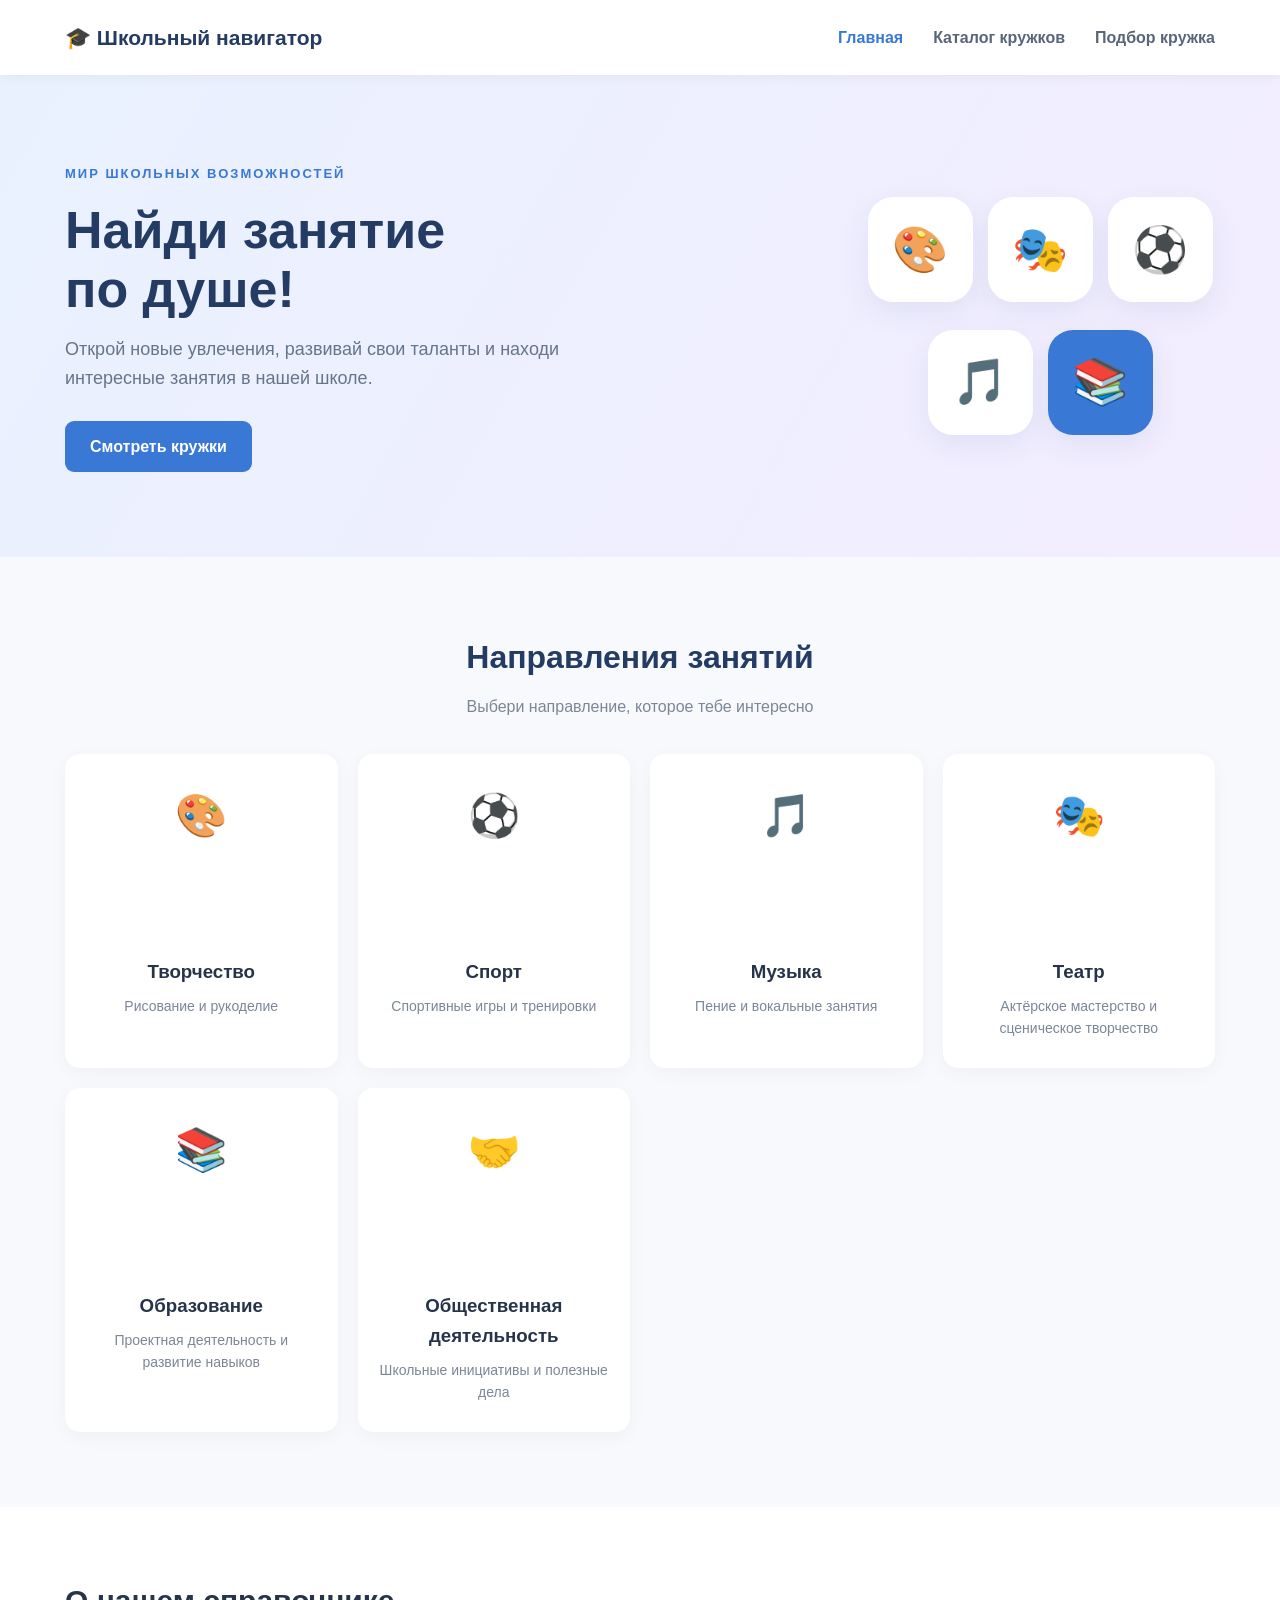
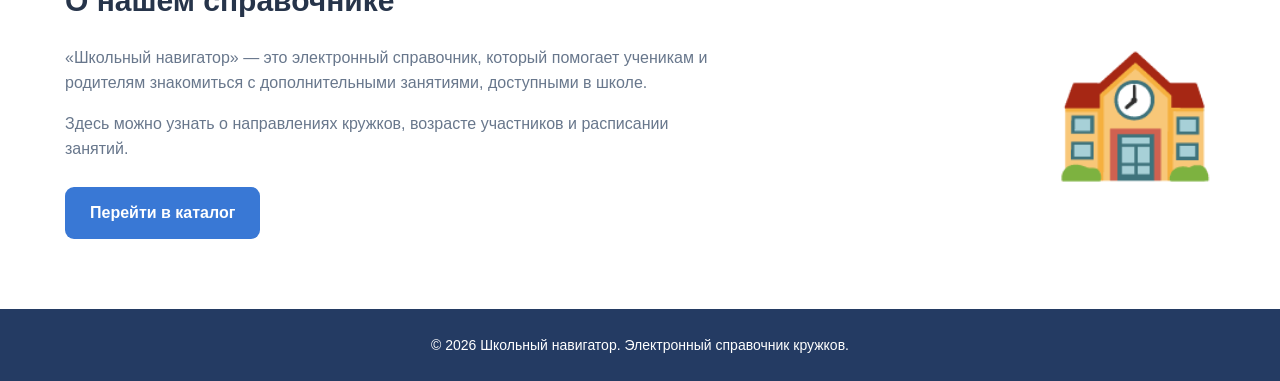
<file: index.html>
<!DOCTYPE html>
<html lang="ru">
<head>
    <meta charset="UTF-8">
    <meta name="viewport" content="width=device-width, initial-scale=1.0">
    <title>Школьный навигатор</title>
    <link rel="stylesheet" href="style.css">
</head>
<body>

    <header class="header">
        <div class="container nav">
            <a href="index.html" class="logo">🎓 Школьный навигатор</a>

            <nav>
                <a href="index.html" class="active">Главная</a>
                <a href="catalog.html">Каталог кружков</a>
                <a href="test.html">Подбор кружка</a>
            </nav>
        </div>
    </header>

    <main>
        <section class="hero">
            <div class="container hero-content">
                <div class="hero-text">
                    <span class="subtitle">МИР ШКОЛЬНЫХ ВОЗМОЖНОСТЕЙ</span>

                    <h1>Найди занятие<br>по душе!</h1>

                    <p>
                        Открой новые увлечения, развивай свои таланты
                        и находи интересные занятия в нашей школе.
                    </p>

                    <a href="catalog.html" class="btn">
                        Смотреть кружки
                    </a>
                </div>

                <div class="hero-image">
                    <div class="hero-icon">🎨</div>
                    <div class="hero-icon">🎭</div>
                    <div class="hero-icon">⚽</div>
                    <div class="hero-icon">🎵</div>
                    <div class="hero-center">📚</div>
                </div>
            </div>
        </section>

        <section class="categories">
            <div class="container">
                <h2 class="section-title">Направления занятий</h2>
                <p class="section-description">
                    Выбери направление, которое тебе интересно
                </p>

                <div class="category-grid">

                    <div class="category-card">
                        <div class="category-icon">🎨</div>
                        <h3>Творчество</h3>
                        <p>Рисование и рукоделие</p>
                    </div>

                    <div class="category-card">
                        <div class="category-icon">⚽</div>
                        <h3>Спорт</h3>
                        <p>Спортивные игры и тренировки</p>
                    </div>

                    <div class="category-card">
                        <div class="category-icon">🎵</div>
                        <h3>Музыка</h3>
                        <p>Пение и вокальные занятия</p>
                    </div>

                    <div class="category-card">
                        <div class="category-icon">🎭</div>
                        <h3>Театр</h3>
                        <p>Актёрское мастерство и сценическое творчество</p>
                    </div>

                    <div class="category-card">
                        <div class="category-icon">📚</div>
                        <h3>Образование</h3>
                        <p>Проектная деятельность и развитие навыков</p>
                    </div>

                    <div class="category-card">
                        <div class="category-icon">🤝</div>
                        <h3>Общественная деятельность</h3>
                        <p>Школьные инициативы и полезные дела</p>
                    </div>

                </div>
            </div>
        </section>

        <section class="about">
            <div class="container about-content">
                <div>
                    <h2>О нашем справочнике</h2>
                    <p>
                        «Школьный навигатор» — это электронный справочник,
                        который помогает ученикам и родителям знакомиться
                        с дополнительными занятиями, доступными в школе.
                    </p>
                    <p>
                        Здесь можно узнать о направлениях кружков,
                        возрасте участников и расписании занятий.
                    </p>
                    <a href="catalog.html" class="btn">
                        Перейти в каталог
                    </a>
                </div>
                <div class="about-emoji">🏫</div>
            </div>
        </section>
    </main>

    <footer class="footer">
        <div class="container">
            <p>© 2026 Школьный навигатор. Электронный справочник кружков.</p>
        </div>
    </footer>

</body>
</html>
</file>
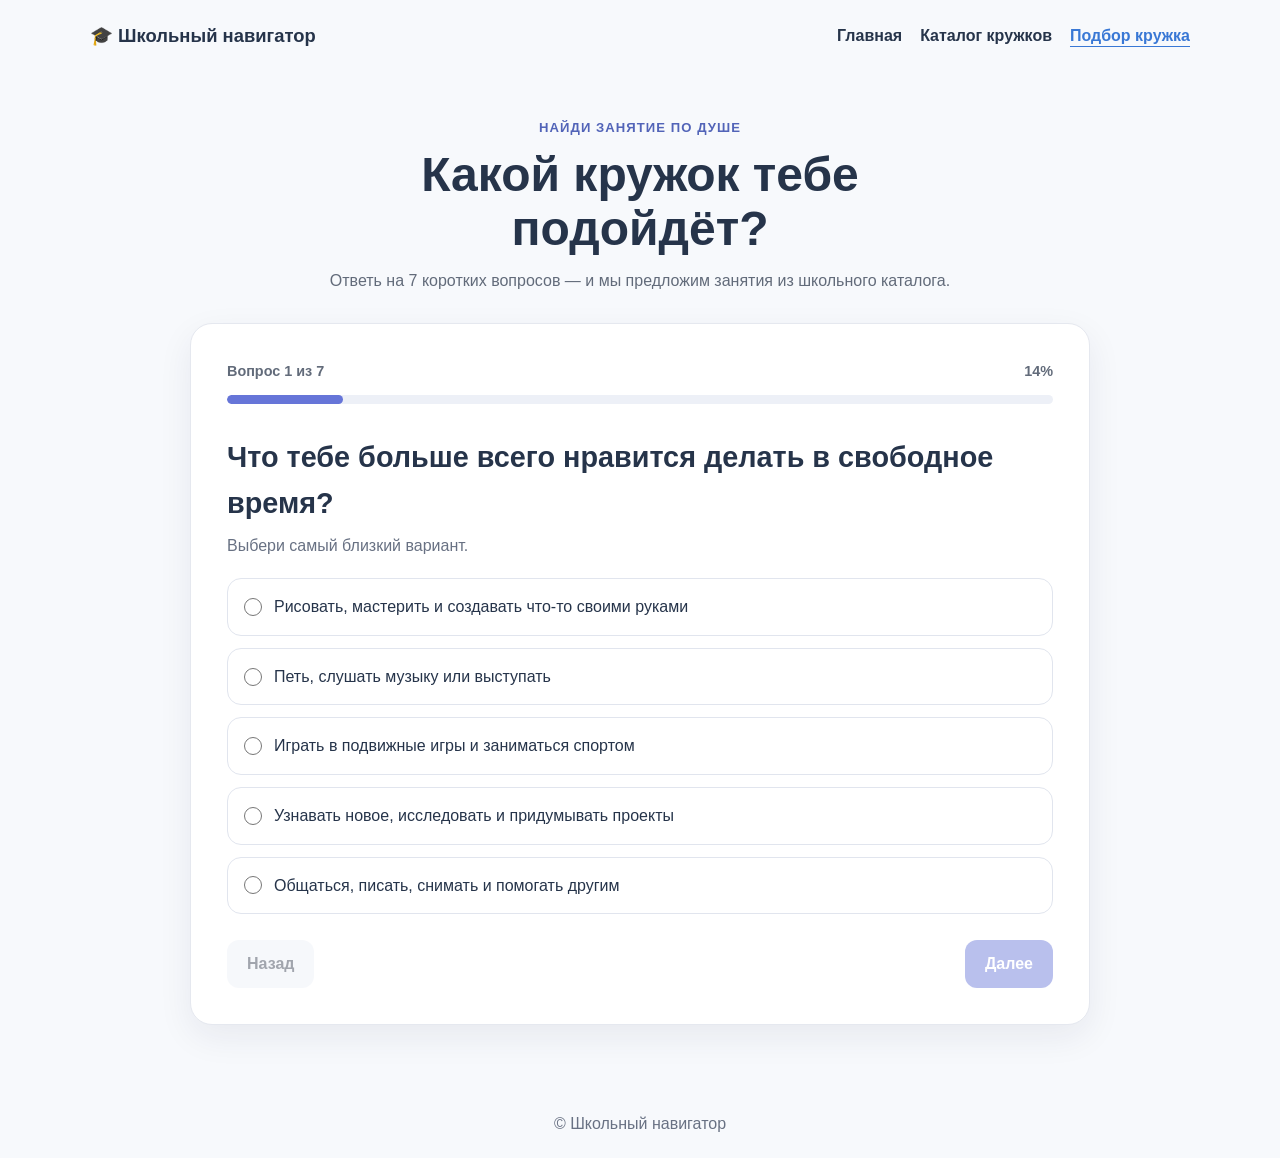
<file: test.html>
<!DOCTYPE html>
<html lang="ru">
<head>
  <meta charset="UTF-8">
  <meta name="viewport" content="width=device-width, initial-scale=1.0">
  <title>Подбор кружка — Школьный навигатор</title>
  <link rel="stylesheet" href="style.css">
  <link rel="stylesheet" href="test.css">
  <script src="test.js" defer></script>
</head>
<body>
  <header class="site-header">
    <div class="test-header-inner">
      <a class="test-logo" href="index.html">🎓 Школьный навигатор</a>
      <nav class="test-nav" aria-label="Основная навигация">
        <a href="index.html">Главная</a>
        <a href="catalog.html">Каталог кружков</a>
        <a class="active" href="test.html">Подбор кружка</a>
      </nav>
    </div>
  </header>
  <main class="test-main">
    <section class="test-intro">
      <span class="test-eyebrow">Найди занятие по душе</span>
      <h1>Какой кружок тебе подойдёт?</h1>
      <p>Ответь на 7 коротких вопросов — и мы предложим занятия из школьного каталога.</p>
    </section>
    <section class="quiz-panel" aria-live="polite">
      <div class="quiz-progress-row">
        <span id="questionCounter">Вопрос 1 из 7</span>
        <span id="progressPercent">14%</span>
      </div>
      <div class="quiz-progress-track"><div id="progressBar"></div></div>
      <div id="questionArea">
        <h2 id="questionTitle"></h2>
        <p id="questionHint" class="question-hint"></p>
        <div id="answers" class="answer-list"></div>
      </div>
      <div class="quiz-controls">
        <button type="button" id="backButton" class="quiz-button secondary" disabled>Назад</button>
        <button type="button" id="nextButton" class="quiz-button" disabled>Далее</button>
      </div>
    </section>
    <section id="resultArea" class="result-panel" hidden aria-live="polite">
      <span class="test-eyebrow">Твой результат</span>
      <h2>Вот что может тебе понравиться!</h2>
      <p id="resultDescription"></p>
      <div id="recommendations" class="recommendation-grid"></div>
      <div class="result-actions">
        <a class="quiz-button link-button" href="catalog.html">Открыть весь каталог</a>
        <button type="button" id="restartButton" class="quiz-button secondary">Пройти ещё раз</button>
      </div>
    </section>
  </main>
  <footer class="test-footer"><p>© Школьный навигатор</p></footer>
</body>
</html>
</file>
<file: style.css>
/* =====================================
   ШКОЛЬНЫЙ НАВИГАТОР
   УНИВЕРСАЛЬНЫЙ АДАПТИВНЫЙ ДИЗАЙН
===================================== */

/* 1. ОБЩИЕ НАСТРОЙКИ */

* {
    margin: 0;
    padding: 0;
    box-sizing: border-box;
}

html {
    width: 100%;
    scroll-behavior: smooth;
}

body {
    width: 100%;
    min-width: 320px;
    font-family: Arial, sans-serif;
    color: #26344a;
    background: #f7f9fc;
    line-height: 1.6;
    overflow-x: clip;
}

img {
    max-width: 100%;
}

a {
    text-decoration: none;
}

button,
input,
select {
    font: inherit;
}

.container {
    width: min(92%, 1150px);
    margin-inline: auto;
}

/* 2. ШАПКА САЙТА */

.header {
    width: 100%;
    background: white;
    box-shadow: 0 2px 12px rgba(0, 0, 0, 0.05);
    position: sticky;
    top: 0;
    z-index: 10;
}

.nav {
    min-height: 75px;
    display: flex;
    justify-content: space-between;
    align-items: center;
    gap: 20px;
    padding-block: 12px;
}

.logo {
    font-size: clamp(17px, 2vw, 21px);
    font-weight: bold;
    color: #243b63;
    overflow-wrap: anywhere;
}

nav {
    display: flex;
    align-items: center;
    justify-content: center;
    flex-wrap: wrap;
    gap: clamp(12px, 2.5vw, 30px);
}

nav a {
    color: #596579;
    font-weight: 600;
}

nav a:hover,
nav a.active {
    color: #3978d5;
}

/* 3. КНОПКИ */

.btn {
    display: inline-block;
    background: #3978d5;
    color: white;
    padding: 13px 25px;
    border-radius: 9px;
    font-weight: bold;
    text-align: center;
    transition: 0.3s;
}

.btn:hover {
    background: #245fb5;
    transform: translateY(-2px);
}

/* 4. ГЛАВНАЯ СТРАНИЦА */

.hero {
    background: linear-gradient(120deg, #e9f1ff, #f3edff);
    padding: clamp(45px, 8vw, 85px) 0;
    overflow: hidden;
}

.hero-content {
    display: flex;
    justify-content: space-between;
    align-items: center;
    gap: clamp(25px, 5vw, 50px);
    min-width: 0;
}

.hero-text {
    flex: 1 1 400px;
    min-width: 0;
    max-width: 580px;
}

.subtitle {
    color: #3978d5;
    font-size: 13px;
    font-weight: bold;
    letter-spacing: 2px;
}

.hero h1 {
    font-size: clamp(32px, 5vw, 52px);
    line-height: 1.15;
    margin: 15px 0;
    color: #243b63;
    overflow-wrap: break-word;
}

.hero-text p {
    font-size: clamp(16px, 2vw, 18px);
    color: #66758b;
    margin-bottom: 28px;
}

.hero-image {
    flex: 0 1 350px;
    width: 350px;
    max-width: 100%;
    min-width: 0;
    min-height: 250px;
    display: flex;
    flex-wrap: wrap;
    justify-content: center;
    align-items: center;
    gap: 15px;
}

.hero-icon,
.hero-center {
    width: 105px;
    height: 105px;
    flex: 0 0 105px;
    display: flex;
    justify-content: center;
    align-items: center;
    background: white;
    border-radius: 25px;
    font-size: 45px;
    box-shadow: 0 10px 30px rgba(40, 70, 120, 0.08);
}

.hero-center {
    background: #3978d5;
}

/* 5. НАПРАВЛЕНИЯ */

.categories {
    padding: clamp(45px, 7vw, 75px) 0;
}

.section-title {
    text-align: center;
    font-size: clamp(25px, 4vw, 32px);
    color: #243b63;
}

.section-description {
    text-align: center;
    color: #7b8798;
    margin: 10px 0 35px;
}

.category-grid {
    display: grid;
    grid-template-columns:
        repeat(auto-fit, minmax(min(100%, 220px), 1fr));
    gap: 20px;
}

.category-card {
    min-width: 0;
    background: white;
    padding: 28px 18px;
    text-align: center;
    border-radius: 15px;
    box-shadow: 0 5px 20px rgba(0, 0, 0, 0.04);
    transition: 0.3s;
}

.category-card:hover {
    transform: translateY(-5px);
    box-shadow: 0 10px 25px rgba(0, 0, 0, 0.08);
}

.category-icon {
    width: 100%;
    height: 160px;
    overflow: hidden;
    border-radius: 12px;
    margin-bottom: 15px;
    font-size: 42px;
}

.category-icon img {
    width: 100%;
    height: 100%;
    object-fit: cover;
    display: block;
}

.category-card h3 {
    margin-bottom: 8px;
}

.category-card p {
    color: #7b8798;
    font-size: 14px;
    overflow-wrap: break-word;
}

/* 6. О ПРОЕКТЕ */

.about {
    background: white;
    padding: clamp(45px, 7vw, 70px) 0;
}

.about-content {
    display: flex;
    align-items: center;
    justify-content: space-between;
    gap: 40px;
}

.about-content > div:first-child {
    max-width: 650px;
    min-width: 0;
}

.about h2 {
    font-size: clamp(25px, 4vw, 30px);
    margin-bottom: 20px;
}

.about p {
    color: #68778c;
    margin-bottom: 15px;
}

.about .btn {
    margin-top: 10px;
}

.about-emoji {
    font-size: clamp(70px, 12vw, 130px);
}

/* 7. КАТАЛОГ */

.catalog-section {
    min-height: 75vh;
    padding: clamp(40px, 6vw, 65px) 0 80px;
}

.catalog-heading {
    text-align: center;
    margin-bottom: 35px;
}

.catalog-heading h1 {
    font-size: clamp(27px, 4vw, 36px);
    margin: 10px 0;
    color: #243b63;
    overflow-wrap: break-word;
}

.catalog-heading p {
    color: #7b8798;
}

/* 8. ПОИСК И ФИЛЬТР */

.search-panel {
    display: flex;
    flex-wrap: wrap;
    gap: 15px;
    margin-bottom: 25px;
    width: 100%;
}

.search-panel input,
.search-panel select {
    min-width: 0;
    padding: 14px;
    border: 1px solid #dce3ed;
    border-radius: 9px;
    background: white;
    font-size: 15px;
    outline: none;
}

.search-panel input {
    flex: 1 1 250px;
    width: 100%;
}

.search-panel select {
    flex: 1 1 220px;
    width: 100%;
}

.search-panel input:focus,
.search-panel select:focus {
    border-color: #3978d5;
}

.results-count {
    color: #7b8798;
    margin-bottom: 18px;
}

/* 9. КАРТОЧКИ КРУЖКОВ */

.clubs-grid {
    display: grid;
    grid-template-columns:
        repeat(auto-fit, minmax(min(100%, 280px), 1fr));
    gap: 22px;
    align-items: stretch;
}

.club-card {
    min-width: 0;
    background: white;
    border-radius: 15px;
    padding: 25px;
    box-shadow: 0 5px 20px rgba(0, 0, 0, 0.04);
    transition: 0.3s;
    overflow: hidden;
}

.club-card:hover {
    transform: translateY(-5px);
    box-shadow: 0 10px 25px rgba(0, 0, 0, 0.08);
}

.club-icon {
    font-size: 42px;
    margin-bottom: 12px;
}

.club-category {
    display: inline-block;
    color: #3978d5;
    background: #edf3ff;
    padding: 5px 12px;
    border-radius: 20px;
    font-size: 12px;
    margin-bottom: 12px;
}

.club-card h3 {
    font-size: 21px;
    margin-bottom: 10px;
    overflow-wrap: break-word;
}

.club-card p {
    color: #778397;
    font-size: 14px;
    margin-bottom: 10px;
    overflow-wrap: break-word;
}

.club-info {
    color: #52627a;
    font-size: 14px;
    margin: 8px 0;
    overflow-wrap: break-word;
}

.details-btn {
    width: 100%;
    border: none;
    background: #edf3ff;
    color: #3978d5;
    padding: 12px;
    border-radius: 8px;
    font-size: 15px;
    font-weight: bold;
    cursor: pointer;
    margin-top: 15px;
}

.details-btn:hover {
    background: #3978d5;
    color: white;
}

/* 10. ФОТОГРАФИИ КРУЖКОВ */

.club-image {
    width: 100%;
    height: clamp(170px, 22vw, 220px);
    object-fit: cover;
    display: block;
    border-radius: 12px;
    margin-bottom: 15px;
}

.modal-image {
    width: 100%;
    max-height: 280px;
    object-fit: cover;
    border-radius: 12px;
    margin-bottom: 15px;
}

/* 11. НЕТ РЕЗУЛЬТАТОВ */

.no-results {
    text-align: center;
    padding: 50px 10px;
}

.no-results div {
    font-size: 55px;
}

.no-results p {
    color: #7b8798;
}

.hidden {
    display: none !important;
}

/* 12. МОДАЛЬНОЕ ОКНО */

.modal {
    position: fixed;
    inset: 0;
    background: rgba(20, 32, 50, 0.6);
    display: flex;
    justify-content: center;
    align-items: center;
    padding: 20px;
    z-index: 100;
}

.modal-content {
    background: white;
    padding: 35px;
    border-radius: 15px;
    width: 100%;
    max-width: 500px;
    position: relative;
    max-height: 85vh;
    overflow-y: auto;
    overflow-wrap: break-word;
}

.close-modal {
    position: absolute;
    right: 15px;
    top: 10px;
    border: none;
    background: none;
    font-size: 30px;
    cursor: pointer;
    color: #68778c;
}

/* 13. РАСПИСАНИЕ */

.schedule {
    margin-top: 20px;
    padding: 15px;
    background: #f3f6fb;
    border-radius: 10px;
}

.schedule h3 {
    margin-bottom: 12px;
}

.schedule p {
    margin: 8px 0;
    line-height: 1.5;
}

/* 14. ПОДВАЛ */

.footer {
    background: #243b63;
    color: white;
    text-align: center;
    padding: 25px 15px;
    font-size: 14px;
}

/* 15. ПЛАНШЕТЫ И НЕБОЛЬШИЕ ЭКРАНЫ */

@media (max-width: 850px) {

    .nav {
        flex-wrap: wrap;
        justify-content: center;
        text-align: center;
    }

    .hero-content {
        gap: 25px;
    }

    .hero-image {
        flex-basis: 270px;
    }

    .about-content {
        gap: 25px;
    }
}

/* 16. ТЕЛЕФОНЫ */

@media (max-width: 600px) {

    .container {
        width: 92%;
    }

    /* Шапка */
    .nav {
        flex-direction: column;
        gap: 10px;
        padding: 12px 0;
    }

    .logo {
        text-align: center;
        font-size: 19px;
    }

    nav {
        width: 100%;
        justify-content: center;
        gap: 16px;
    }

    nav a {
        font-size: 14px;
    }

    /* Главный экран */
    .hero {
        padding: 40px 0;
    }

    .hero-content {
        flex-direction: column;
        text-align: center;
    }

    .hero-text {
        width: 100%;
    }

    .hero h1 {
        font-size: clamp(30px, 8vw, 36px);
    }

    .hero-text p {
        font-size: 16px;
    }

    .hero-image {
        width: 100%;
        max-width: 270px;
        flex: none;
        min-height: auto;
        display: grid;
        grid-template-columns: repeat(2, minmax(0, 1fr));
        gap: 12px;
        margin: 15px auto 0;
    }

    .hero-icon,
    .hero-center {
        width: 100%;
        height: 95px;
        min-width: 0;
        flex: none;
        font-size: 38px;
    }

    /* Направления */
    .category-grid {
        grid-template-columns:
            repeat(auto-fit, minmax(min(100%, 145px), 1fr));
        gap: 12px;
    }

    .category-card {
        padding: 18px 10px;
    }

    .category-icon {
        height: 120px;
    }

    .category-card h3 {
        font-size: 16px;
    }

    .category-card p {
        font-size: 13px;
    }

    /* О проекте */
    .about-content {
        flex-direction: column;
        text-align: center;
    }

    /* Каталог */
    .catalog-section {
        padding-top: 40px;
    }

    .catalog-heading {
        margin-bottom: 25px;
    }

    .search-panel {
        flex-direction: column;
        gap: 12px;
    }

    .search-panel input,
    .search-panel select {
        width: 100%;
        flex: 1 1 auto;
        font-size: 14px;
    }

    .clubs-grid {
        grid-template-columns: 1fr;
        gap: 18px;
    }

    .club-card {
        padding: 18px;
    }

    .club-image {
        height: 200px;
    }

    /* Модальное окно */
    .modal {
        padding: 12px;
    }

    .modal-content {
        width: 100%;
        max-width: 100%;
        max-height: 90vh;
        padding: 30px 18px 20px;
    }
}

/* 17. ОЧЕНЬ МАЛЕНЬКИЕ ТЕЛЕФОНЫ */

@media (max-width: 360px) {

    .logo {
        font-size: 17px;
    }

    nav {
        gap: 10px;
    }

    nav a {
        font-size: 13px;
    }

    .hero h1 {
        font-size: 29px;
    }

    .category-grid {
        grid-template-columns: 1fr;
    }

    .category-card {
        padding: 20px;
    }

    .club-card {
        padding: 15px;
    }
}
</file>
<file: test.css>
.test-header-inner
{
    width:min(1100px,calc(100% - 32px));
    min-height:72px;
    margin:auto;
    display:flex;
    align-items:center;
    justify-content:space-between;
    gap:20px
}
.test-logo
{
    color:inherit;
    text-decoration:none;font-weight:800;font-size:1.15rem}
.test-nav{display:flex;align-items:center;flex-wrap:wrap;gap:18px}
.test-nav a{color:inherit;text-decoration:none;font-weight:600}
.test-nav a:hover,.test-nav a.active{text-decoration:underline;text-underline-offset:5px}
.test-main{width:min(900px,calc(100% - 32px));margin:auto;padding:42px 0 64px}
.test-intro{text-align:center;margin:0 auto 30px;max-width:680px}
.test-eyebrow{display:inline-block;color:#5264b8;font-size:.82rem;font-weight:800;letter-spacing:.08em;text-transform:uppercase;margin-bottom:10px}
.test-intro h1{margin:0 0 12px;font-size:clamp(2rem,5vw,3rem);line-height:1.12}
.test-intro p,.result-panel>p{color:#626b7a;line-height:1.6}
.quiz-panel,.result-panel{background:#fff;border:1px solid #e5e8ef;border-radius:22px;padding:clamp(20px,4vw,36px);box-shadow:0 12px 35px rgba(25,35,70,.07)}
.quiz-progress-row{display:flex;justify-content:space-between;gap:12px;color:#626b7a;font-size:.9rem;font-weight:700}
.quiz-progress-track{height:9px;margin:12px 0 30px;overflow:hidden;border-radius:20px;background:#edf0f7}
#progressBar{width:14%;height:100%;border-radius:inherit;background:#6675d8;transition:width .2s}
#questionTitle{margin:0 0 8px;font-size:clamp(1.35rem,3vw,1.8rem)}
.question-hint{margin:0 0 20px;color:#687183;line-height:1.5}
.answer-list{display:grid;gap:12px}
.answer-option{display:flex;align-items:center;gap:12px;padding:15px 16px;border:1.5px solid #e1e5ee;border-radius:14px;cursor:pointer}
.answer-option:hover{border-color:#8995e4;background:#f8f9ff}
.answer-option.selected{border-color:#6675d8;background:#f0f2ff}
.answer-option input{width:18px;height:18px;accent-color:#6675d8;flex:0 0 auto}
.quiz-controls,.result-actions{display:flex;justify-content:space-between;gap:12px;margin-top:26px}
.quiz-button{display:inline-flex;justify-content:center;align-items:center;min-height:46px;padding:11px 20px;border:0;border-radius:12px;background:#6675d8;color:white;font:inherit;font-weight:700;text-decoration:none;cursor:pointer}
.quiz-button:disabled{opacity:.45;cursor:not-allowed}
.quiz-button.secondary{background:#edf0f7;color:#30394b}
.recommendation-grid{display:grid;grid-template-columns:repeat(auto-fit,minmax(min(100%,230px),1fr));gap:15px;margin-top:24px}
.recommendation-card{padding:18px;border:1px solid #e2e6ef;border-radius:16px;background:#fbfcff}
.recommendation-card h3{margin:0 0 7px;font-size:1.08rem}
.recommendation-card p{margin:0;color:#626b7a;line-height:1.5;font-size:.94rem}
.recommendation-category{display:inline-block;margin-bottom:9px;color:#5264b8;font-size:.78rem;font-weight:800;text-transform:uppercase}
.result-actions{justify-content:flex-start;flex-wrap:wrap}
.test-footer{padding:22px 16px;text-align:center;color:#687183}
.test-footer p{margin:0}
[hidden]{display:none!important}
@media(max-width:620px){.test-header-inner{padding:14px 0;align-items:flex-start;flex-direction:column}.test-nav{gap:10px 16px}.test-main{padding-top:28px}.quiz-controls,.result-actions{flex-direction:column-reverse}.quiz-button{width:100%}}
</file>
